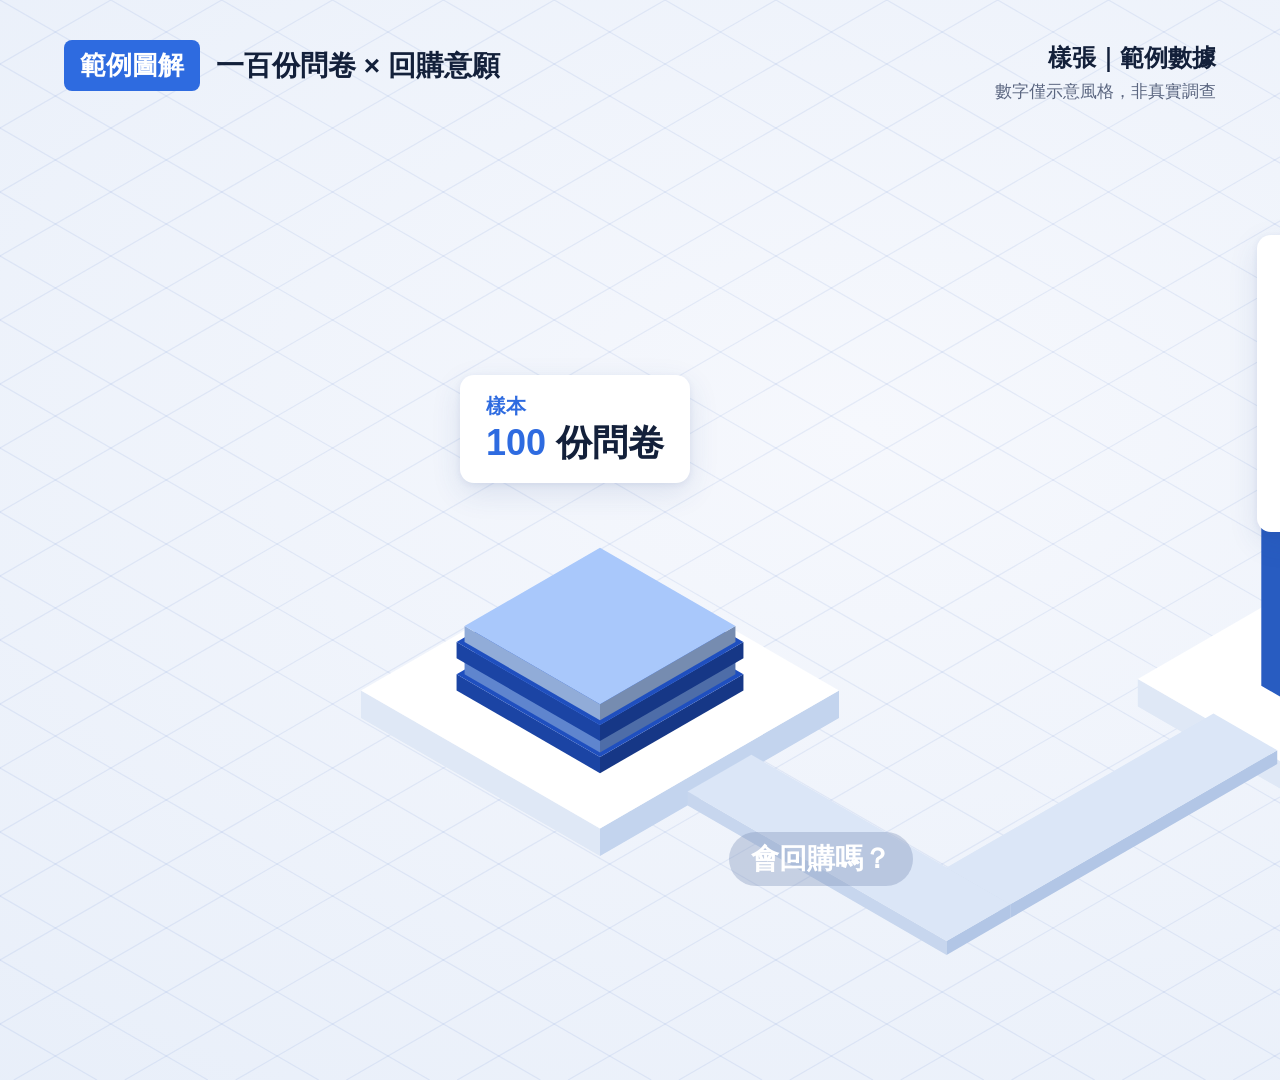
<file: preview-src/isometric-blocks.html>
<!doctype html>
<html><head><meta charset="utf-8">
<style>
:root{--bg1:#f6f8fd;--bg2:#e7eef9;--grid:rgba(70,110,190,.10);--navy:#0f2a5c;--blue:#2e6be0;--blue-d:#1f4fbf;--blue-l:#a9c8fb;--pale:#dbe6f7;--ink:#13203a;--sub:#5b6680;--hl:#e8604c}
*{margin:0;padding:0;box-sizing:border-box}
html,body{width:1920px;height:1080px;overflow:hidden}
body{background:radial-gradient(ellipse at 45% 40%,var(--bg1) 0%,var(--bg2) 100%);font-family:"Noto Sans CJK TC",sans-serif;color:var(--ink)}
#grid,#art{position:absolute;inset:0}
.hud{position:absolute;z-index:5}
.chip{background:var(--blue);color:#fff;font-weight:900;font-size:26px;padding:8px 16px;border-radius:8px}
.ttl{font-weight:900;font-size:28px;margin-left:16px}
.sec{position:absolute;left:84px;top:112px;background:var(--navy);color:#fff;font-weight:900;font-size:32px;padding:14px 26px;border-radius:10px;z-index:5;display:none}
.sec b{font-weight:900;margin-right:18px;color:#8fb4ff}
.card{position:absolute;background:#fff;border-radius:14px;box-shadow:0 10px 30px rgba(40,70,140,.12),0 2px 6px rgba(40,70,140,.08);z-index:4}
.lbl{padding:18px 26px;text-align:left}
.lbl small{display:block;color:var(--blue);font-weight:700;font-size:20px}
.lbl strong{display:block;font-weight:900;font-size:36px;line-height:1.25}
.lbl strong em{font-style:normal;color:var(--blue)}
.legend{width:640px;padding:26px 28px;display:flex;align-items:center;gap:22px}
.legend i{width:44px;height:44px;border-radius:8px;flex:none}
.legend .t{flex:1}.legend .t b{display:block;font-size:32px;font-weight:900}.legend .t span{color:var(--sub);font-size:21px}
.legend .n{text-align:right}.legend .n b{display:block;font-size:30px;font-weight:900}.legend .n span{color:var(--blue);font-size:27px;font-weight:700}
.sum{position:absolute;left:1130px;width:680px;padding:20px 26px;display:flex;align-items:center;gap:20px}
.sum .no{width:40px;height:40px;border-radius:50%;background:var(--blue);color:#fff;font-weight:900;font-size:22px;display:flex;align-items:center;justify-content:center;flex:none}
.sum b{font-size:30px;font-weight:900}.sum span{display:block;color:var(--blue);font-size:20px;font-weight:700;margin-top:2px}
.pill{position:absolute;background:rgba(120,140,180,.35);color:#fff;font-weight:900;font-size:28px;padding:8px 22px;border-radius:30px;z-index:4}
.icon{position:absolute;width:84px;height:84px;background:#fff;border:3px solid var(--blue);border-radius:16px;box-shadow:0 6px 16px rgba(40,70,140,.15);display:flex;align-items:center;justify-content:center;z-index:4}
.icon.off{border-color:#cfdaee;opacity:.9}
.step{position:absolute;padding:12px 30px;text-align:center}
.step small{display:block;color:var(--blue);font-weight:700;font-size:20px}
.step strong{font-weight:900;font-size:30px}
.step.off{opacity:.45}
</style></head><body>
<svg id="grid" width="1920" height="1080"></svg>
<svg id="art" width="1920" height="1080"></svg>
<div class="hud" style="left:64px;top:40px;display:flex;align-items:center"><span class="chip">範例圖解</span><span class="ttl">一百份問卷 × 回購意願</span></div>
<div class="hud" style="right:64px;top:42px;text-align:right"><div style="font-weight:900;font-size:24px">樣張｜範例數據</div><div style="color:var(--sub);font-size:17px;margin-top:6px">數字僅示意風格，非真實調查</div></div>
<div class="sec" id="sec"></div>
<div id="ov"></div>
<script>
const C=Math.cos(Math.PI/6),S=.5;
const svgNS='http://www.w3.org/2000/svg';
function shade(h,f){const n=parseInt(h.slice(1),16);let r=n>>16,g=n>>8&255,b=n&255;r=Math.round(r*f);g=Math.round(g*f);b=Math.round(b*f);return '#'+((1<<24)+(r<<16)+(g<<8)+b).toString(16).slice(1)}
// iso grid
(function(){const g=document.getElementById('grid');let s='';const step=64;
 for(let i=-40;i<60;i++){const x=i*step*C*2;
  s+=`<line x1="${x}" y1="0" x2="${x+1080/Math.tan(Math.PI/6)}" y2="1080" stroke="var(--grid)" stroke-width="1.2"/>`;
  s+=`<line x1="${x}" y1="0" x2="${x-1080/Math.tan(Math.PI/6)}" y2="1080" stroke="var(--grid)" stroke-width="1.2"/>`}
 g.innerHTML=s})();
let O={x:960,y:300},U=40;const boxes=[];
const P=(x,y,z)=>[O.x+(x-y)*C*U,O.y+(x+y)*S*U-z*U];
function box(x,y,z,w,d,h,top,opt={}){boxes.push({x,y,z,w,d,h,top,left:opt.left||shade(top,.86),right:opt.right||shade(top,.7),stroke:opt.stroke,o:{...O},u:U})}
function render(){const A=document.getElementById('art');
 boxes.sort((a,b)=>(a.x+a.y+a.z)-(b.x+b.y+b.z)||(a.z-b.z));
 let s='';for(const b of boxes){const o0=O,u0=U;O=b.o;U=b.u;const {x,y,z,w,d,h}=b;
  const poly=(pts,f)=>`<polygon points="${pts.map(p=>P(...p).join(',')).join(' ')}" fill="${f}" ${b.stroke?`stroke="${b.stroke}" stroke-width="1"`:''} stroke-linejoin="round"/>`;
  s+=poly([[x,y+d,z],[x+w,y+d,z],[x+w,y+d,z+h],[x,y+d,z+h]],b.left);
  s+=poly([[x+w,y,z],[x+w,y+d,z],[x+w,y+d,z+h],[x+w,y,z+h]],b.right);
  s+=poly([[x,y,z+h],[x+w,y,z+h],[x+w,y+d,z+h],[x,y+d,z+h]],b.top);O=o0;U=u0}
 A.innerHTML=s}
function at(x,y,z){return P(x,y,z)}
function html(h){document.getElementById('ov').insertAdjacentHTML('beforeend',h)}
const plat=(x,y,w,d,h=.6)=>box(x,y,0,w,d,h,'#ffffff',{left:'#dfe8f6',right:'#c3d4ee'});
const ICON={
 walk:'<svg viewBox="0 0 48 48" width="46" fill="none" stroke="#2e6be0" stroke-width="3.5" stroke-linecap="round" stroke-linejoin="round"><circle cx="26" cy="8" r="4"/><path d="M24 14l-4 12 6 6 2 10M20 26l-6 6M24 16l8 6 6-2"/></svg>',
 cart:'<svg viewBox="0 0 48 48" width="46" fill="none" stroke="#2e6be0" stroke-width="3.5" stroke-linecap="round" stroke-linejoin="round"><path d="M4 8h6l5 22h22l4-15H13"/><circle cx="18" cy="38" r="3"/><circle cx="34" cy="38" r="3"/></svg>',
 star:'<svg viewBox="0 0 48 48" width="46" fill="none" stroke="#2e6be0" stroke-width="3.5" stroke-linejoin="round"><path d="M24 5l5.6 12 13 1.4-9.8 8.8 2.8 12.8L24 33.5 12.4 40l2.8-12.8L5.4 18.4l13-1.4z"/></svg>',
 chat:'<svg viewBox="0 0 48 48" width="46" fill="none" stroke="#2e6be0" stroke-width="3.5" stroke-linejoin="round"><path d="M6 10h36v22H20l-9 8v-8H6z"/></svg>',
 gift:'<svg viewBox="0 0 48 48" width="46" fill="none" stroke="#9fb3d6" stroke-width="3.5" stroke-linejoin="round"><rect x="7" y="18" width="34" height="22"/><path d="M5 12h38v6H5zM24 12v28M24 12c-4-8-12-6-10 0M24 12c4-8 12-6 10 0"/></svg>'};
const sec=(n,t)=>{const e=document.getElementById('sec');e.style.display='block';e.innerHTML=`<b>${n}</b>${t}`};

const sc=new URLSearchParams(location.search).get('s')||'1';
if(sc==='1'){ // 兩個平台＋連接路徑
 U=46;O={x:600,y:580};
 plat(0,0,6,6);box(1.2,1.2,.6,3.6,3.6,.35,'#1f4fbf');box(1.3,1.3,.95,3.4,3.4,.35,'#6f9bf0');box(1.2,1.2,1.3,3.6,3.6,.35,'#1f4fbf');box(1.3,1.3,1.65,3.4,3.4,.35,'#a9c8fb');
 box(6,2.2,0,6.5,1.6,.3,'#dbe6f7',{left:'#c7d6ee',right:'#b2c6e6'});box(10.9,-4.5,0,1.6,6.7,.3,'#dbe6f7',{left:'#c7d6ee',right:'#b2c6e6'});
 plat(9.5,-10,6,6);box(11.2,-8.6,.6,1.8,3.2,4.2,'#2e6be0');box(11.5,-8.3,4.8,1.2,2.2,.9,'#dbe6f7');box(13,-8.6,.6,1.6,3.2,1.8,'#dbe6f7');
 render();
 let p=at(3,3,4.2);html(`<div class="card lbl" style="left:${p[0]-140}px;top:${p[1]-150}px"><small>樣本</small><strong><em>100</em> 份問卷</strong></div>`);
 p=at(12.5,-7,7.2);html(`<div class="card lbl" style="left:${p[0]-120}px;top:${p[1]-140}px"><small>使用者</small><strong>最後決定</strong></div>`);
 p=at(9,3,.3);html(`<div class="pill" style="left:${p[0]-110}px;top:${p[1]-10}px">會回購嗎？</div>`);
}
if(sc==='2'){ // 方塊格陣＋圖例卡
 sec('一','問卷統計｜100 份');U=42;O={x:600,y:330};
 plat(-.8,-.8,11.6,11.6,.5);
 const cols=[];for(let i=0;i<100;i++){cols.push(i<42?'#2e6be0':i<77?'#a9c8fb':'#e4e8f0')}
 let k=0;for(let r=0;r<10;r++)for(let c=0;c<10;c++){const col=cols[k++];box(c*1.06,r*1.06,.5,.9,.9,.9,col,col==='#e4e8f0'?{left:'#d3d8e3',right:'#bcc3d2'}:{})}
 render();
 html(`<div class="card legend" style="left:1170px;top:200px"><i style="background:#2e6be0"></i><div class="t"><b>一定回購</b><span>已經推薦給朋友</span></div><div class="n"><b>42份</b><span>42%</span></div></div>`);
 html(`<div class="card legend" style="left:1170px;top:372px"><i style="background:#a9c8fb"></i><div class="t"><b>考慮回購</b><span>看價格和活動決定</span></div><div class="n"><b>35份</b><span>35%</span></div></div>`);
 html(`<div class="card legend" style="left:1170px;top:544px"><i style="background:#e4e8f0"></i><div class="t"><b>不會回購</b><span>有其他選擇</span></div><div class="n"><b>23份</b><span>23%</span></div></div>`);
 html(`<div class="card legend" style="left:1170px;top:716px;background:var(--blue);color:#fff"><div class="t"><b style="color:#fff">願意回購合計</b></div><div class="n"><b style="color:#fff;font-size:44px">77%</b></div></div>`);
}
if(sc==='3'){ // 之字形階梯流程
 sec('二','回購的五個理由');U=48;O={x:290,y:500};
 const st=[[0,0],[5,0],[5,-5],[10,-5],[10,-10],[15,-10],[15,-15]];
 const on=[1,1,1,1,0,0,0];
 for(let i=0;i<st.length-1;i++){const [a,b]=st[i],[c,d]=st[i+1];const t=on[i+1]?'#cfdcf2':'#eef2f9';
  if(c!==a) box(a+2.7,b+.9,0,c-a-2.7,.9,.25,t,{left:'#c4d3ee',right:'#b2c6e6'}); else box(c+.9,d+2.7,0,.9,b-d-2.7,.25,t,{left:'#c4d3ee',right:'#b2c6e6'})}
 st.forEach(([x,y],i)=>{const t=on[i]?'#2e6be0':i===4?'#dbe6f7':'#ffffff';box(x,y,0,2.7,2.7,.9,t,on[i]?{}:{left:'#dfe8f6',right:'#c3d4ee'})});
 render();
 const names=[['01','包裝好看'],['02','價格合理'],['03','口味穩定'],['04','客服回覆快'],['05','會員贈品']];
 const ic=['star','cart','walk','chat','gift','gift','gift'];
 st.forEach(([x,y],i)=>{const p=at(x+1.35,y+1.35,.9);
  const svg=on[i]?ICON[ic[i]]:ICON[ic[i]].replaceAll('#2e6be0','#9fb3d6');
  html(`<div class="icon ${on[i]?'':'off'}" style="left:${p[0]-42}px;top:${p[1]-120}px">${svg}</div>`);
  if(i<5){const top=i%2===0?p[1]-250:p[1]+70;html(`<div class="card step ${on[i]?'':'off'}" style="left:${p[0]-120}px;top:${top}px;width:240px"><small>${names[i][0]}</small><strong>${names[i][1]}</strong></div>`)}});
}
if(sc==='4'){ // 總結：積木＋編號卡
 sec('三','結論');U=40;O={x:560,y:450};
 plat(0,0,9,7);box(1,1,.6,1.6,4.6,4.6,'#2e6be0');box(2.6,1,.6,4.4,1.6,4.6,'#2e6be0');box(1,1,5.2,1.6,1.6,.8,'#dbe6f7');
 box(3.4,3.2,.6,3.2,2.6,1.4,'#dbe6f7');box(7.4,4.6,.6,.9,.9,.9,'#a9c8fb');box(7.6,1.2,.6,.8,.8,.8,'#a9c8fb');
 render();
 const items=[['1','近八成願意回購','包含考慮中的 35%'],['2','價格是最大變數','考慮回購者多半在等活動'],['3','包裝和口味最被肯定','前三名理由都和產品本身有關']];
 items.forEach((it,i)=>html(`<div class="card sum" style="top:${250+i*170}px"><div class="no">${it[0]}</div><div><b>${it[1]}</b><span>${it[2]}</span></div></div>`));
}
</script></body></html>
</file>
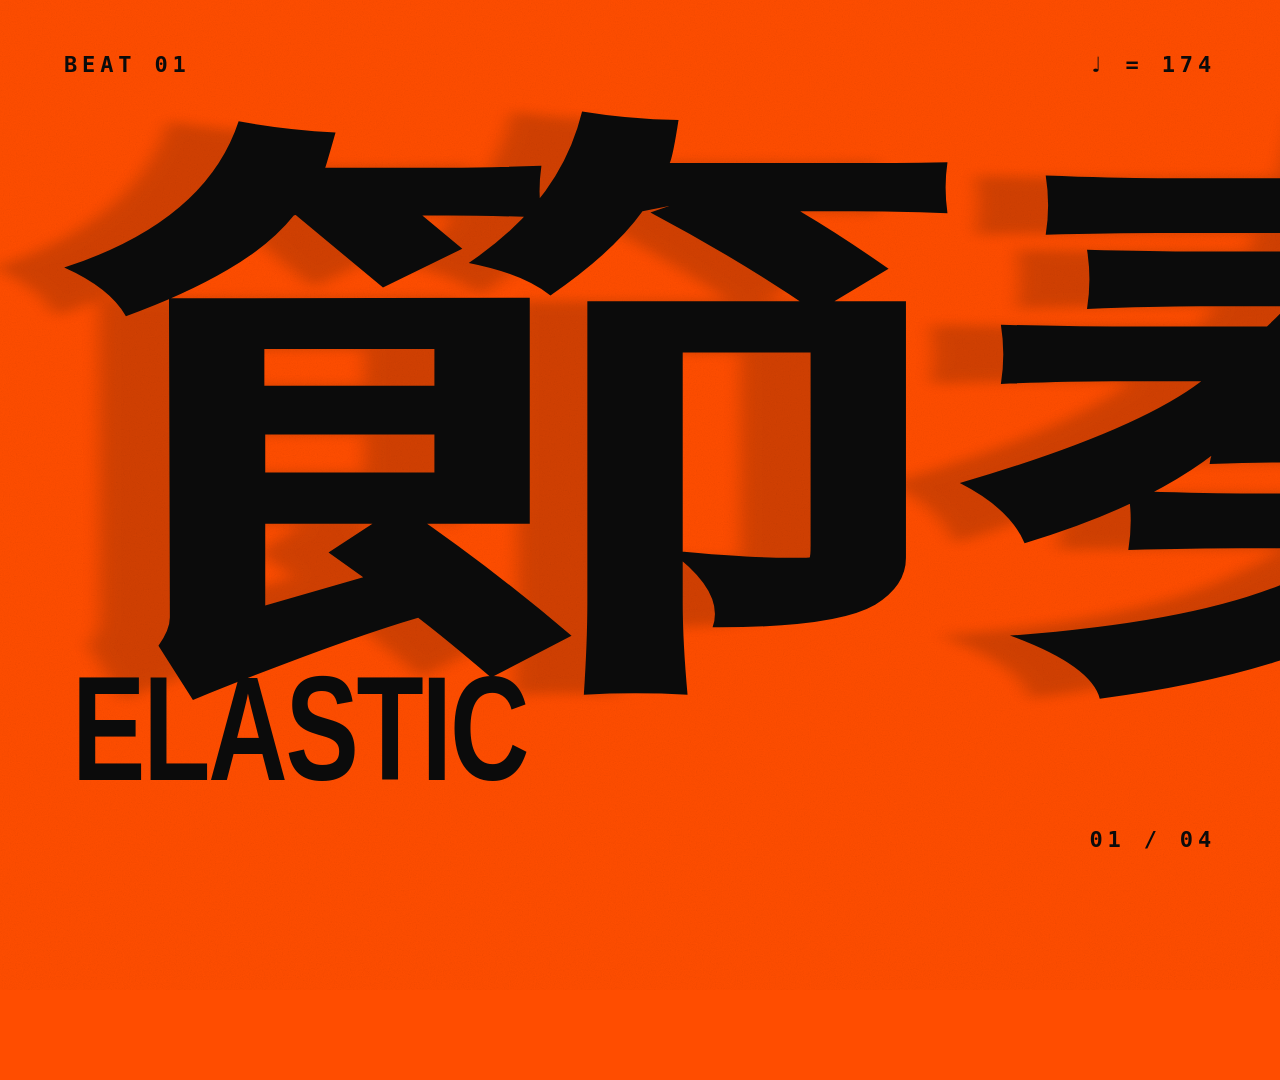
<file: preview-src/kinetic-beat-type.html>
<!doctype html>
<html><head><meta charset="utf-8">
<style>
:root{--accent:#ff4d00;--ink:#0b0b0b;--paper:#f4f1ea;--glow:#fff6d6}
*{margin:0;padding:0;box-sizing:border-box}
html,body{width:1920px;height:1080px;overflow:hidden}
body{font-family:"Inter Display","Noto Sans CJK TC",sans-serif;font-weight:900;background:var(--accent);color:var(--ink)}
.cjk{font-family:"Noto Sans CJK TC";font-weight:900}
.mono{font-family:"IBM Plex Mono","DejaVu Sans Mono",monospace;font-weight:600;letter-spacing:.22em;font-size:22px}
.scene{position:absolute;inset:0;display:none;overflow:hidden}.scene.on{display:block}
.grain{position:absolute;inset:0;filter:url(#grain);opacity:.14;mix-blend-mode:multiply;pointer-events:none;z-index:20}
.hud{position:absolute;z-index:15}
.hud.tl{left:64px;top:52px}.hud.tr{right:64px;top:52px}.hud.bl{left:64px;bottom:48px}.hud.br{right:64px;bottom:48px}
.ab{position:absolute;white-space:nowrap;line-height:.82}
/* motion-blur ghosts */
.ghost{position:absolute;white-space:nowrap;line-height:.82;opacity:.18;filter:blur(6px)}
</style></head><body>
<svg width="0" height="0" style="position:absolute"><filter id="grain"><feTurbulence type="fractalNoise" baseFrequency=".85" numOctaves="2" seed="4"/><feColorMatrix type="saturate" values="0"/></filter></svg>

<!-- S1：拉伸大字（橘底黑字） -->
<div class="scene" id="s1" style="background:var(--accent)">
 <div class="hud tl mono">BEAT 01</div><div class="hud tr mono">♩ = 174</div>
 <div class="ghost cjk" style="left:-10px;top:170px;font-size:600px;transform:scaleX(1.5);transform-origin:left">節奏</div>
 <div class="ab cjk" style="left:60px;top:170px;font-size:600px;transform:scaleX(1.5);transform-origin:left">節奏</div>
 <div class="ab" style="left:72px;bottom:110px;font-size:110px;letter-spacing:-.02em;transform:scaleY(1.35);transform-origin:bottom left">ELASTIC</div>
 <div class="hud br mono">01 / 04</div>
</div>

<!-- S2：黑底 3D 擠出字＋發光斜線 -->
<div class="scene" id="s2" style="background:var(--ink)">
 <div class="hud tl mono" style="color:var(--accent)">BEAT 02</div><div class="hud tr mono" style="color:#777">♩ = 174</div>
 <div id="extrude" class="ab cjk" style="left:50%;top:50%;font-size:400px;transform:translate(-50%,-52%) perspective(1400px) rotateY(-22deg) rotateX(12deg)"></div>
 <div style="position:absolute;left:-200px;top:540px;width:2400px;height:10px;background:var(--glow);transform:rotate(-14deg);box-shadow:0 0 30px 8px rgba(255,200,120,.9),0 0 90px 30px rgba(255,77,0,.55);z-index:5"></div>
 <div class="hud bl mono" style="color:#777">EXTRUDE · DEPTH 24</div><div class="hud br mono" style="color:#777">02 / 04</div>
</div>

<!-- S3：色彩翻轉切割 -->
<div class="scene" id="s3" style="background:var(--paper)">
 <div style="position:absolute;inset:0;background:var(--ink);clip-path:polygon(0 0,58% 0,42% 100%,0 100%)"></div>
 <div class="ab" style="left:50%;top:50%;transform:translate(-50%,-50%);font-size:430px;letter-spacing:-.04em;color:var(--paper);mix-blend-mode:difference">CUT</div>
 <div class="ab cjk" style="left:50%;top:76%;transform:translate(-50%,0);font-size:96px;color:var(--accent);letter-spacing:.3em">每一拍都切</div>
 <div class="hud tl mono" style="color:var(--paper)">BEAT 03</div><div class="hud tr mono">INVERT</div>
 <div class="hud br mono">03 / 04</div>
</div>

<!-- S4：數字捲軸＋傾斜視窗 -->
<div class="scene" id="s4" style="background:var(--accent)">
 <div id="code" class="mono" style="position:absolute;inset:0;padding:60px 64px;font-size:20px;line-height:1.7;letter-spacing:.04em;color:rgba(11,11,11,.16);white-space:pre"></div>
 <div style="position:absolute;left:150px;top:250px;width:1000px;height:580px;background:var(--ink);transform:rotate(-4deg);box-shadow:0 30px 60px rgba(0,0,0,.35);border-radius:6px;overflow:hidden">
  <div style="height:40px;background:#1c1c1c;display:flex;gap:10px;align-items:center;padding:0 16px"><i style="width:12px;height:12px;border-radius:50%;background:#444"></i><i style="width:12px;height:12px;border-radius:50%;background:#444"></i><i style="width:12px;height:12px;border-radius:50%;background:var(--accent)"></i></div>
  <div id="reel" style="display:flex;justify-content:center;align-items:center;height:540px;gap:6px"></div>
 </div>
 <div class="ab cjk" style="left:1220px;top:330px;font-size:150px;line-height:1.05">秒<br>剪完</div>
 <div class="ab mono" style="left:1226px;top:680px;font-size:24px">RENDERED · 4K · 30FPS</div>
 <div class="hud tl mono">BEAT 04</div><div class="hud br mono">04 / 04</div>
</div>

<div class="grain"></div>
<script>
// 3D extrude
const ex=document.getElementById('extrude');let h='';
for(let i=24;i>=1;i--){h+=`<span style="position:absolute;left:0;top:0;transform:translate(${i*2.2}px,${i*2.2}px);color:${i>20?'#5a1c00':'#b33600'}">剪輯</span>`}
ex.innerHTML=h+'<span style="position:relative;color:#ff4d00">剪輯</span>';
// code bg
const lines=['tl.to(".word",{scaleX:2.15,duration:.17,ease:"expo.out"},CUE.beat[0])','tl.set(".frame",{filter:"invert(1)"},CUE.beat[2])','for(let f=0;f<FRAMES;f++) await page.screenshot({path:`f_${f}.png`})','const BPM=174, BEAT=60/BPM  // 0.345s','tl.fromTo(".cam",{z:-1800},{z:600,ease:"power4.in"},CUE.drop)','ffmpeg -framerate 30 -i f_%05d.png -i music.wav out.mp4'];
let c='';for(let i=0;i<34;i++)c+=lines[i%lines.length]+'\n';document.getElementById('code').textContent=c;
// slot reel
const R=document.getElementById('reel');
'15'.split('').forEach((d,k)=>{const col=document.createElement('div');col.style.cssText='position:relative;width:250px;height:420px;overflow:hidden';
 const n=+d;let s='';for(let j=-1;j<=1;j++){const v=(n+j+10)%10;s+=`<div style="position:absolute;left:0;right:0;top:${60+j*360}px;text-align:center;font-family:Inter Display;font-weight:900;font-size:380px;line-height:300px;color:${j?'rgba(244,241,234,.25)':'#f4f1ea'};${j?'filter:blur(5px)':''}">${v}</div>`}
 col.innerHTML=s;R.appendChild(col)});
const S=new URLSearchParams(location.search).get('s')||'1';document.getElementById('s'+S).classList.add('on');
</script></body></html>
</file>
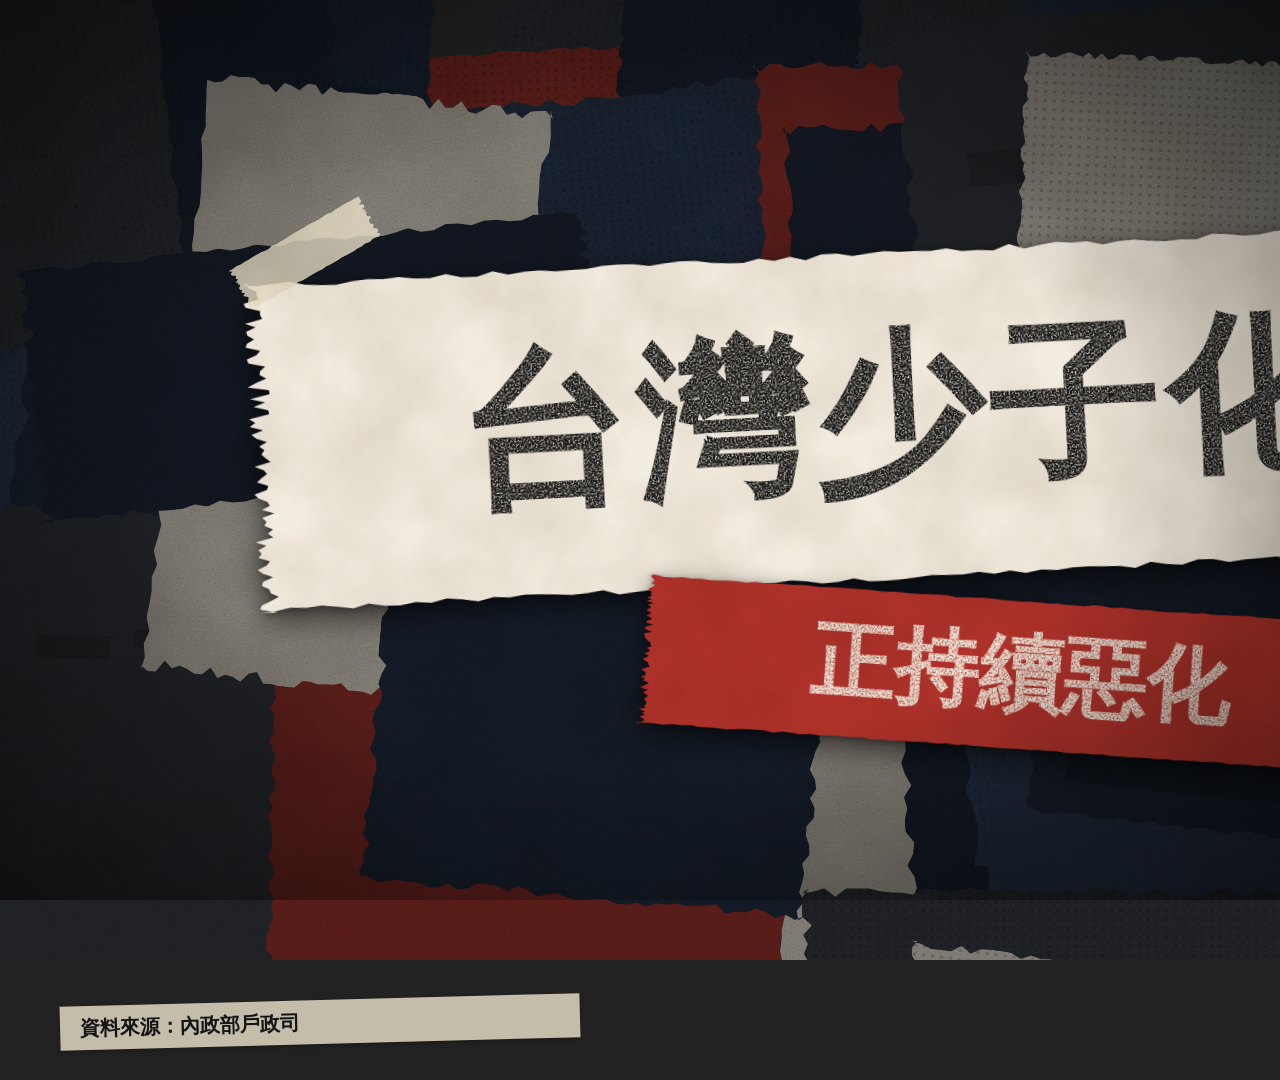
<file: preview-src/torn-poster.html>
<!doctype html>
<html><head><meta charset="utf-8">
<style>
:root{--ink:#141414;--paper:#f3ece0;--red:#b0322a;--navy:#2c3e5c;--mustard:#c9a227}
*{margin:0;padding:0;box-sizing:border-box}
html,body{width:1920px;height:1080px;overflow:hidden;background:#222}
#wall{position:absolute;inset:-60px;overflow:hidden}
.w{position:absolute;filter:url(#rough)}
.dark #wall{filter:brightness(.62) saturate(.85)}
.color #wall{filter:brightness(.72)}
.grunge{position:absolute;inset:0;filter:url(#grime);mix-blend-mode:multiply;opacity:.32;pointer-events:none;z-index:8}
.vig{position:absolute;inset:0;background:radial-gradient(ellipse at center,transparent 50%,rgba(0,0,0,.55) 100%);z-index:9;pointer-events:none}
.pc{position:absolute;filter:drop-shadow(0 10px 14px rgba(0,0,0,.45)) drop-shadow(0 2px 3px rgba(0,0,0,.4));z-index:4}
.pc .bg{position:absolute;inset:0}
.pc .tx{position:relative;font-family:"Noto Sans CJK TC";font-weight:900;color:var(--ink)}
.ink{filter:url(#wornink)}
.tape{position:absolute;width:150px;height:46px;background:rgba(232,224,200,.82);z-index:6;box-shadow:0 2px 4px rgba(0,0,0,.25)}
.scene{display:none}.scene.on{display:block}
</style></head><body>
<svg width="0" height="0" style="position:absolute">
 <filter id="rough"><feTurbulence type="fractalNoise" baseFrequency=".9" numOctaves="2" seed="3" result="n"/><feColorMatrix in="n" type="saturate" values="0" result="g"/><feComposite in="g" in2="SourceAlpha" operator="in" result="gm"/><feBlend in="SourceGraphic" in2="gm" mode="multiply"/></filter>
 <filter id="grime" x="0" y="0" width="100%" height="100%"><feTurbulence type="fractalNoise" baseFrequency=".012" numOctaves="5" seed="11"/><feColorMatrix type="matrix" values="0 0 0 0 .55  0 0 0 0 .5  0 0 0 0 .42  0 0 0 -1.6 1.25"/></filter>
 <filter id="wornink"><feTurbulence type="fractalNoise" baseFrequency=".55" numOctaves="2" seed="5" result="t"/><feColorMatrix in="t" type="matrix" values="0 0 0 0 0  0 0 0 0 0  0 0 0 0 0  0 0 0 -2.2 1.9" result="m"/><feComposite in="SourceGraphic" in2="m" operator="in"/></filter>
</svg>
<div id="root"><div id="wall"></div><div id="fg"></div><div class="grunge"></div><div class="vig"></div></div>
<script>
let seed=1;const rnd=()=>{seed=(seed*16807)%2147483647;return (seed-1)/2147483646};
function torn(amp=10,step=14){ // returns clip-path polygon in %, on a 1000x1000 box
  const pts=[];const e=(a,b,n,f)=>{for(let i=0;i<=n;i++){const t=i/n;pts.push(f(t,(rnd()-.5)*amp))}};
  const n=Math.round(1000/step);
  e(0,0,n,(t,j)=>[t*1000,Math.max(0,8+j)]); e(0,0,n,(t,j)=>[Math.min(1000,992+j),t*1000]);
  e(0,0,n,(t,j)=>[1000-t*1000,Math.min(1000,992+j)]); e(0,0,n,(t,j)=>[Math.max(0,8+j),1000-t*1000]);
  return 'polygon('+pts.map(p=>(p[0]/10).toFixed(2)+'% '+(p[1]/10).toFixed(2)+'%').join(',')+')';
}
function wall(dark,flip){
  const W=document.getElementById('wall');W.innerHTML='';
  const pal=dark?['#2c3e5c','#23324b','#34486a','#1f2b40','#3a3f48','#b0322a','#e9e1d1']:['#c9a227','#b0322a','#2c3e5c','#e9e1d1','#d8cdb5','#8a2a24','#a8862a'];
  for(let i=0;i<70;i++){
    const d=document.createElement('div');d.className='w';
    const w=180+rnd()*420,h=220+rnd()*480;
    d.style.cssText=`left:${rnd()*2000-100}px;top:${rnd()*1200-120}px;width:${w}px;height:${h}px;background:${pal[Math.floor(rnd()*pal.length)]};transform:rotate(${(rnd()-.5)*16}deg);clip-path:${torn(26,22)}`;
    // halftone/stripe detail on some
    if(rnd()<.35) d.style.backgroundImage='radial-gradient(rgba(0,0,0,.18) 1.5px,transparent 1.6px)',d.style.backgroundSize='9px 9px';
    if(rnd()<.2){const l=document.createElement('div');l.style.cssText=`position:absolute;left:12%;right:12%;top:${20+rnd()*50}%;height:${10+rnd()*30}px;background:rgba(0,0,0,.18)`;d.appendChild(l)}
    W.appendChild(d);
  }
  if(flip) W.style.transform='scaleX(-1)';
}
function piece(o){ // {x,y,w,h,r,color,html,cls}
  const p=document.createElement('div');p.className='pc';
  p.style.cssText=`left:${o.x}px;top:${o.y}px;width:${o.w}px;height:${o.h}px;transform:rotate(${o.r||0}deg)`;
  p.innerHTML=`<div class="bg" style="background:${o.color||'var(--paper)'};clip-path:${torn(o.amp||14,12)}"></div><div class="tx ink" style="${o.style||''}">${o.html||''}</div>`;
  document.getElementById('fg').appendChild(p);return p;
}
function tape(x,y,r){const t=document.createElement('div');t.className='tape';t.style.cssText=`left:${x}px;top:${y}px;transform:rotate(${r}deg);clip-path:${torn(40,30)}`;document.getElementById('fg').appendChild(t)}
const icon={
 school:'<svg viewBox="0 0 100 100" width="150" fill="none" stroke="#fff" stroke-width="6" stroke-linecap="round" stroke-linejoin="round"><path d="M10 45 L50 18 L90 45"/><rect x="20" y="45" width="60" height="42"/><rect x="42" y="62" width="16" height="25"/></svg>',
 person:'<svg viewBox="0 0 100 100" width="150" fill="none" stroke="#fff" stroke-width="6" stroke-linecap="round"><circle cx="50" cy="30" r="15"/><path d="M20 90 C20 60 80 60 80 90"/></svg>',
 down:'<svg viewBox="0 0 100 100" width="150" fill="none" stroke="#141414" stroke-width="7" stroke-linecap="round" stroke-linejoin="round"><path d="M10 28 L38 56 L56 40 L88 74"/><path d="M68 74 L88 74 L88 54"/></svg>',
 baby:'<svg viewBox="0 0 60 80" width="110"><circle cx="30" cy="18" r="14" fill="#efe6d4"/><path d="M10 78 C10 40 50 40 50 78 Z" fill="#efe6d4"/></svg>'
};
const S=new URLSearchParams(location.search).get('s')||'1';
const R=document.body;
if(S==='1'){ seed=21;R.className='dark';wall(true,false);
  piece({x:250,y:250,w:1300,h:330,r:-3,amp:18,style:'font-size:170px;line-height:330px;text-align:center;letter-spacing:.04em',html:'台灣少子化'});
  tape(230,230,-30);tape(1440,240,28);
  piece({x:640,y:600,w:760,h:150,r:4,color:'var(--red)',amp:12,style:'font-size:84px;line-height:150px;text-align:center;color:#f3ece0',html:'正持續惡化'});
  piece({x:1450,y:740,w:300,h:160,r:-7,style:'font-size:64px;line-height:160px;text-align:center',html:'危機？'});
}
if(S==='2'){ seed=33;R.className='color';wall(false,false);
  piece({x:180,y:170,w:520,h:200,r:-5,style:'font-size:140px;line-height:200px;text-align:center',html:'2025'});
  tape(150,160,-24);
  piece({x:420,y:420,w:1200,h:330,r:2,amp:18,style:'font-size:220px;line-height:330px;text-align:center;font-family:Noto Sans CJK TC',html:'107,812'});
  tape(1520,400,22);tape(400,720,-18);
  piece({x:1150,y:770,w:640,h:150,r:-4,color:'var(--red)',style:'font-size:84px;line-height:150px;text-align:center;color:#f3ece0',html:'歷史新低'});
  piece({x:1350,y:160,w:380,h:140,r:7,style:'font-size:44px;line-height:140px;text-align:center;font-weight:700',html:'出生人數 ／ 人'});
}
if(S==='3'){ seed=47;R.className='dark';wall(true,true);
  piece({x:140,y:200,w:420,h:180,r:-4,style:'font-size:120px;line-height:180px;text-align:center',html:'2026'});
  const g=piece({x:160,y:430,w:560,h:520,r:3,amp:12,style:'padding:46px;display:grid;grid-template-columns:repeat(3,1fr);gap:16px;height:100%'});
  g.querySelector('.tx').innerHTML=[1,2,3,4,5,6,7,8,9].map(m=>`<div style="border:6px solid #141414;display:flex;align-items:center;justify-content:center;font-size:58px">${m}月</div>`).join('');
  tape(140,410,-22);tape(640,430,26);
  piece({x:830,y:330,w:980,h:320,r:-2,amp:18,style:'font-size:220px;line-height:320px;text-align:center',html:'69,446'});
  piece({x:960,y:690,w:760,h:150,r:3,color:'var(--red)',style:'font-size:80px;line-height:150px;text-align:center;color:#f3ece0',html:'不到七萬人'});
}
if(S==='4'){ seed=59;R.className='color';wall(false,true);
  piece({x:170,y:150,w:420,h:540,r:-6,color:'var(--red)',amp:16,style:'height:100%;display:flex;flex-direction:column;align-items:center;justify-content:center;gap:24px;color:#fff;font-size:76px',html:icon.school+'學校'});
  piece({x:640,y:190,w:420,h:540,r:4,color:'var(--navy)',amp:16,style:'height:100%;display:flex;flex-direction:column;align-items:center;justify-content:center;gap:24px;color:#fff;font-size:76px',html:icon.person+'勞動力'});
  piece({x:1110,y:140,w:420,h:540,r:-3,color:'var(--mustard)',amp:16,style:'height:100%;display:flex;flex-direction:column;align-items:center;justify-content:center;gap:24px;color:#141414;font-size:76px',html:icon.down+'經濟'});
  tape(280,130,-12);tape(760,170,10);tape(1230,120,-8);
  piece({x:1180,y:600,w:620,h:400,r:5,amp:14,style:'height:100%;display:flex;flex-direction:column;align-items:center;justify-content:center',html:'<div style="font-size:48px;font-weight:700">台灣準備好面對</div><div style="font-size:160px;line-height:1.05">衝擊<span style="color:#b0322a">？</span></div>'});
  tape(1170,590,-30);
  for(let i=0;i<6;i++){const b=document.createElement('div');b.style.cssText=`position:absolute;left:${200+i*130}px;top:${800+(i%2)*40}px;transform:rotate(${(i-3)*9}deg);opacity:${1-i*.12};z-index:5;filter:drop-shadow(0 4px 6px rgba(0,0,0,.5))`;b.innerHTML=icon.baby;document.getElementById('fg').appendChild(b)}
}
// source note on tape
const n=document.createElement('div');n.className='tape';n.style.cssText+='left:60px;top:1000px;width:520px;height:44px;transform:rotate(-1.5deg);font-family:Noto Sans CJK TC;font-weight:700;font-size:20px;line-height:44px;padding-left:20px;color:#141414';n.textContent='資料來源：內政部戶政司';document.getElementById('fg').appendChild(n);
</script>
</body></html>
</file>
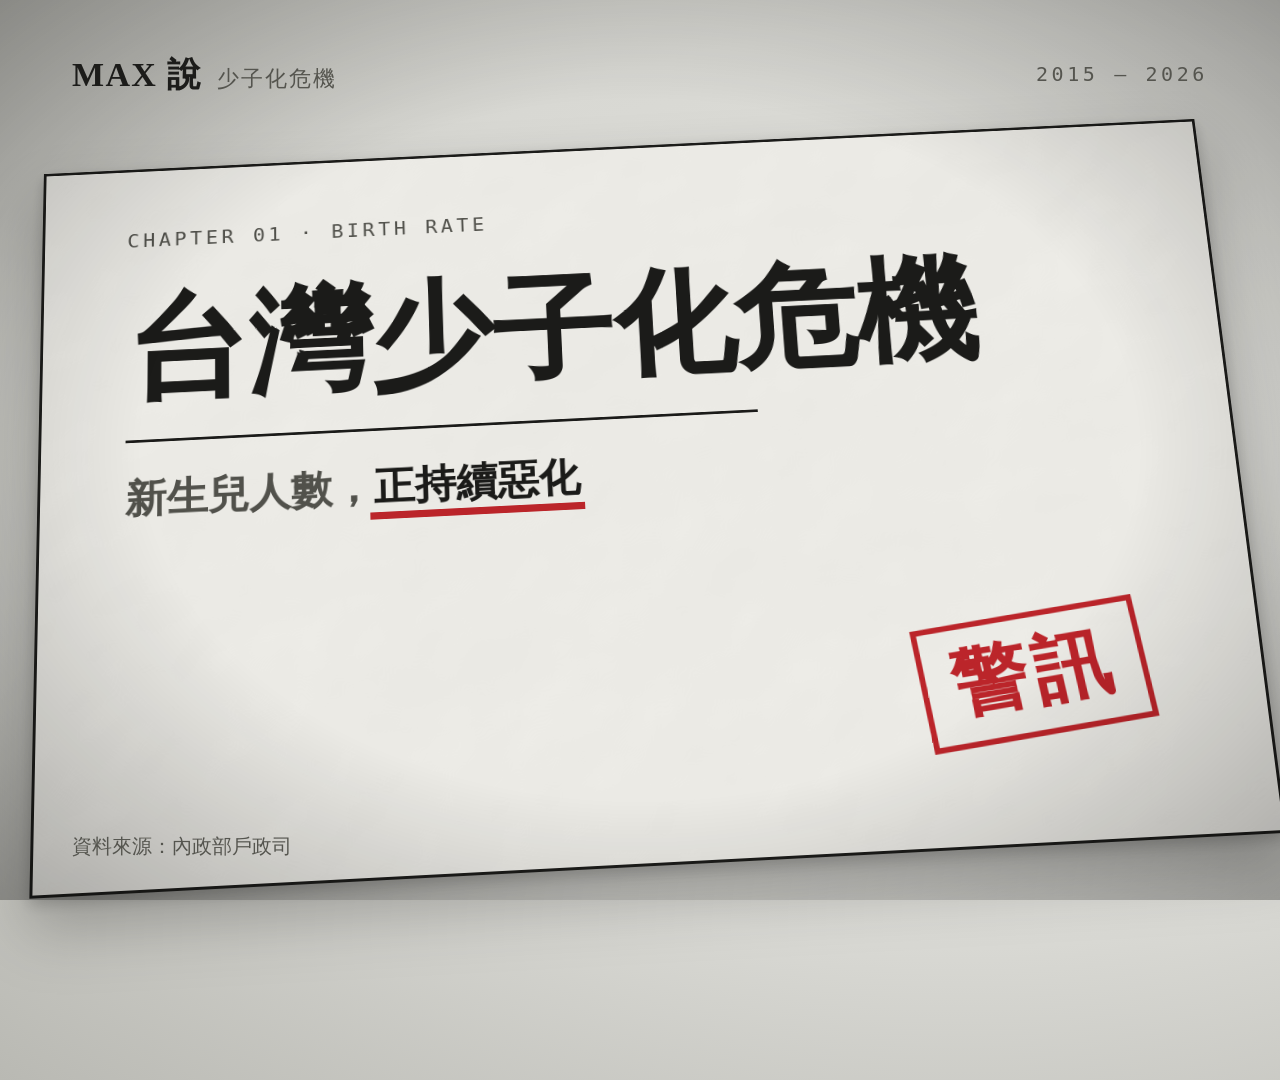
<file: preview-src/wang-zhian.html>
<!doctype html>
<html><head><meta charset="utf-8">
<style>
:root{--ink:#1c1c1a;--ink2:#55554f;--gray:#8d8c86;--paper:#f7f6f1;--bg:#d8d8d3;--red:#c4262c}
*{margin:0;padding:0;box-sizing:border-box}
html,body{width:1920px;height:1080px;overflow:hidden}
body{background:radial-gradient(ellipse at 50% 45%,#e4e4df 0%,var(--bg) 55%,#b9b9b3 100%);font-family:"Noto Sans CJK TC",sans-serif;color:var(--ink)}
.vig{position:absolute;inset:0;background:radial-gradient(ellipse at center,transparent 55%,rgba(0,0,0,.28) 100%);pointer-events:none;z-index:5}
.hud{position:absolute;z-index:6;font-family:"IBM Plex Mono","DejaVu Sans Mono",monospace}
.hud.tl{left:72px;top:52px;font-family:"Noto Serif CJK TC";font-weight:900;font-size:34px;letter-spacing:.04em}
.hud.tl span{font-family:"Noto Sans CJK TC";font-weight:500;font-size:22px;color:var(--ink2);margin-left:14px;letter-spacing:.1em}
.hud.tr{right:72px;top:62px;font-size:20px;letter-spacing:.18em;color:var(--ink2)}
.hud.bt{left:72px;bottom:40px;font-family:"Noto Sans CJK TC";font-size:20px;color:var(--ink2)}
.stage{position:absolute;inset:0;perspective:2600px;display:flex;align-items:center;justify-content:center}
.paper{position:relative;width:1540px;height:800px;background:var(--paper);border:3px solid var(--ink);
  box-shadow:0 30px 60px rgba(0,0,0,.25),0 6px 14px rgba(0,0,0,.18);padding:70px 90px;overflow:hidden;transform:translateY(40px) rotateX(var(--rx)) rotateZ(var(--rz)) scale(.94)}
.paper::after{content:"";position:absolute;inset:0;filter:url(#crumple);background:#fff;mix-blend-mode:multiply;opacity:.55;pointer-events:none}
.kicker{font-family:"IBM Plex Mono","DejaVu Sans Mono",monospace;font-size:22px;letter-spacing:.18em;color:var(--ink2)}
h1{font-family:"Noto Serif CJK TC";font-weight:900;font-size:76px;line-height:1.15;margin-top:14px}
.rule{height:3px;background:var(--ink);margin:26px 0 34px;width:100%}
.big{font-family:"Noto Serif CJK TC";font-weight:900;font-size:150px;line-height:1}
.unit{font-size:44px;font-weight:700;margin-left:10px}
.stamp{position:absolute;border:6px solid var(--red);color:var(--red);font-family:"Noto Serif CJK TC";font-weight:900;font-size:64px;padding:6px 26px;transform:rotate(-7deg);letter-spacing:.08em}
.note{font-size:26px;color:var(--ink2);margin-top:14px}
.grid9{display:grid;grid-template-columns:repeat(3,128px);gap:14px}
.cell{height:96px;border:3px solid var(--ink);display:flex;align-items:flex-end;padding:6px 10px;font-family:"IBM Plex Mono",monospace;font-size:22px;font-weight:600;
  background:repeating-linear-gradient(-45deg,transparent 0 9px,rgba(28,28,26,.85) 9px 12px)}
.cell b{background:var(--paper);padding:0 6px}
.card{width:300px;height:250px;border:4px solid var(--ink);background:var(--paper);display:flex;flex-direction:column;align-items:center;justify-content:center;gap:16px;font-weight:700;font-size:34px}
.card svg{width:110px;height:110px}
.q{font-family:"Noto Serif CJK TC";font-weight:900;font-size:96px}
.q em{font-style:normal;color:var(--red)}
.ul{display:inline-block;position:relative}
.ul::after{content:"";position:absolute;left:-.1em;bottom:-6px;width:calc(100% + .2em);height:8px;background:var(--red)}
.scene{display:none!important}.scene.on{display:flex!important}
</style></head><body>
<svg width="0" height="0" style="position:absolute"><filter id="crumple" x="0" y="0" width="100%" height="100%">
<feTurbulence type="fractalNoise" baseFrequency="0.0035" numOctaves="4" seed="7"/>
<feDiffuseLighting lighting-color="#fff" surfaceScale="3"><feDistantLight azimuth="235" elevation="55"/></feDiffuseLighting></filter></svg>
<div class="vig"></div>
<div class="hud tl">MAX 說<span>少子化危機</span></div>
<div class="hud tr">2015 — 2026</div>
<div class="hud bt" id="src">資料來源：內政部戶政司</div>

<!-- 1 章節標題 -->
<div class="stage scene" id="s1" style="--rx:18deg;--rz:-3deg"><div class="paper">
 <div class="kicker">CHAPTER 01 · BIRTH RATE</div>
 <h1 style="font-size:132px;margin-top:40px">台灣少子化危機</h1>
 <div class="rule" style="width:62%"></div>
 <div style="font-size:44px;font-weight:700;color:var(--ink2)">新生兒人數，<span class="ul" style="color:var(--ink)">正持續惡化</span></div>
 <div class="stamp" style="right:120px;bottom:110px;font-size:80px">警訊</div>
</div></div>

<!-- 2 折線 + 數字 -->
<div class="stage scene" id="s2" style="--rx:22deg;--rz:2deg"><div class="paper">
 <div class="kicker">ANNUAL BIRTHS · 2015–2025</div>
 <h1>出生數逐年下滑</h1>
 <div class="rule"></div>
 <div style="display:flex;gap:70px;align-items:flex-start">
  <svg width="860" height="380" viewBox="0 0 860 380">
   <g stroke="#8d8c86" stroke-width="1.5"><line x1="0" y1="360" x2="860" y2="360"/></g>
   <polyline fill="none" stroke="#1c1c1a" stroke-width="5" stroke-linecap="round" stroke-linejoin="round" points="10,40 96,30 182,70 268,110 354,140 440,180 526,170 612,230"/>
   <polyline fill="none" stroke="#c4262c" stroke-width="5" stroke-linecap="round" stroke-linejoin="round" points="612,230 698,265 784,300 850,330"/>
   <circle cx="850" cy="330" r="10" fill="#c4262c"/>
   <g font-family="IBM Plex Mono,monospace" font-size="20" fill="#55554f"><text x="0" y="352">2015</text><text x="790" y="352">2025</text></g>
  </svg>
  <div>
   <div class="kicker">2025 出生數</div>
   <div class="big" style="font-size:132px;margin-top:10px">107,812</div>
   <div class="note">人，<span style="color:var(--red);font-weight:700">歷史新低</span></div>
  </div>
 </div>
 <div class="stamp" style="right:110px;top:70px;font-size:52px">新低</div>
</div></div>

<!-- 3 九宮格 + 數字 -->
<div class="stage scene" id="s3" style="--rx:16deg;--rz:-3deg"><div class="paper">
 <div class="kicker">2026 · JAN–SEP</div>
 <h1>今年前九個月</h1>
 <div class="rule"></div>
 <div style="display:flex;gap:110px;align-items:center">
  <div class="grid9">
   <div class="cell"><b>01</b></div><div class="cell"><b>02</b></div><div class="cell"><b>03</b></div>
   <div class="cell"><b>04</b></div><div class="cell"><b>05</b></div><div class="cell"><b>06</b></div>
   <div class="cell"><b>07</b></div><div class="cell"><b>08</b></div><div class="cell"><b>09</b></div>
  </div>
  <div>
   <div class="big">69,446<span class="unit">人</span></div>
   <div class="note" style="font-size:34px;margin-top:22px">全年恐<span class="ul" style="color:var(--ink);font-weight:700">不到七萬人</span></div>
  </div>
 </div>
 <div class="stamp" style="right:110px;bottom:90px">惡化</div>
</div></div>

<!-- 4 卡片 + 問句 -->
<div class="stage scene" id="s4" style="--rx:20deg;--rz:3deg"><div class="paper">
 <div class="kicker">IMPACT</div>
 <div style="display:flex;gap:40px;margin-top:36px">
  <div class="card" style="transform:rotate(-3deg)"><svg viewBox="0 0 100 100" fill="none" stroke="#1c1c1a" stroke-width="5" stroke-linecap="round" stroke-linejoin="round"><path d="M10 45 L50 18 L90 45"/><rect x="20" y="45" width="60" height="42"/><rect x="42" y="62" width="16" height="25"/></svg>學校</div>
  <div class="card" style="transform:rotate(2deg)"><svg viewBox="0 0 100 100" fill="none" stroke="#1c1c1a" stroke-width="5" stroke-linecap="round" stroke-linejoin="round"><circle cx="50" cy="28" r="14"/><path d="M22 88 C22 62 78 62 78 88"/></svg>勞動力</div>
  <div class="card" style="transform:rotate(-1deg)"><svg viewBox="0 0 100 100" fill="none" stroke-width="5" stroke-linecap="round" stroke-linejoin="round"><path d="M12 30 L38 55 L56 40 L88 75" stroke="#c4262c"/><path d="M70 75 L88 75 L88 57" stroke="#c4262c"/></svg>經濟</div>
 </div>
 <div class="q" style="margin-top:60px">台灣準備好面對<em>衝擊</em>了嗎<em>？</em></div>
</div></div>

<script>
const s=new URLSearchParams(location.search).get('s')||'1';
document.getElementById('s'+s).classList.add('on');
const src={1:'資料來源：內政部戶政司',2:'資料來源：內政部戶政司 2015–2025 年出生登記',3:'資料來源：內政部戶政司 2026 年 1–9 月',4:'資料來源：內政部戶政司'};
document.getElementById('src').textContent=src[s];
</script>
</body></html>
</file>
